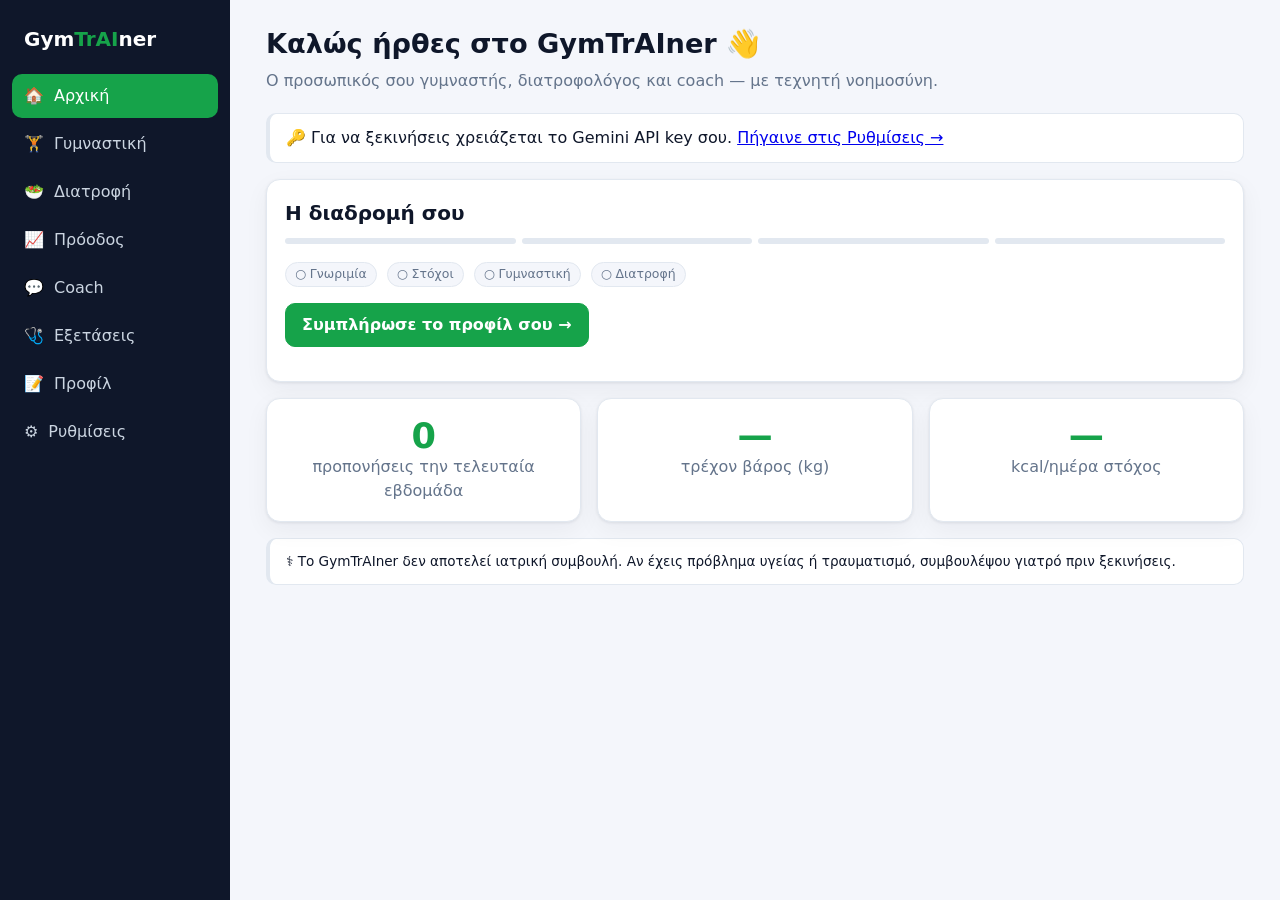
<file: index.html>
<!doctype html>
<html lang="el">
<head>
  <meta charset="utf-8">
  <meta name="viewport" content="width=device-width, initial-scale=1, viewport-fit=cover">
  <meta name="theme-color" content="#0f172a">
  <title>GymTrAIner — ο προσωπικός σου AI γυμναστής</title>
  <meta name="description" content="Προσωπικός AI γυμναστής, διατροφολόγος και coach με Gemini.">
  <link rel="icon" href="data:image/svg+xml,<svg xmlns='http://www.w3.org/2000/svg' viewBox='0 0 100 100'><text y='.9em' font-size='90'>🏋️</text></svg>">
  <link rel="stylesheet" href="css/style.css">
</head>
<body>
  <div class="app">
    <nav id="nav" aria-label="Κύριο μενού"></nav>
    <main id="view" tabindex="-1"></main>
  </div>
  <div id="toasts" aria-live="polite"></div>
  <script type="importmap">{ "imports": { "three": "./js/vendor/three.module.min.js" } }</script>
  <script type="module" src="js/app.js"></script>
</body>
</html>
</file>
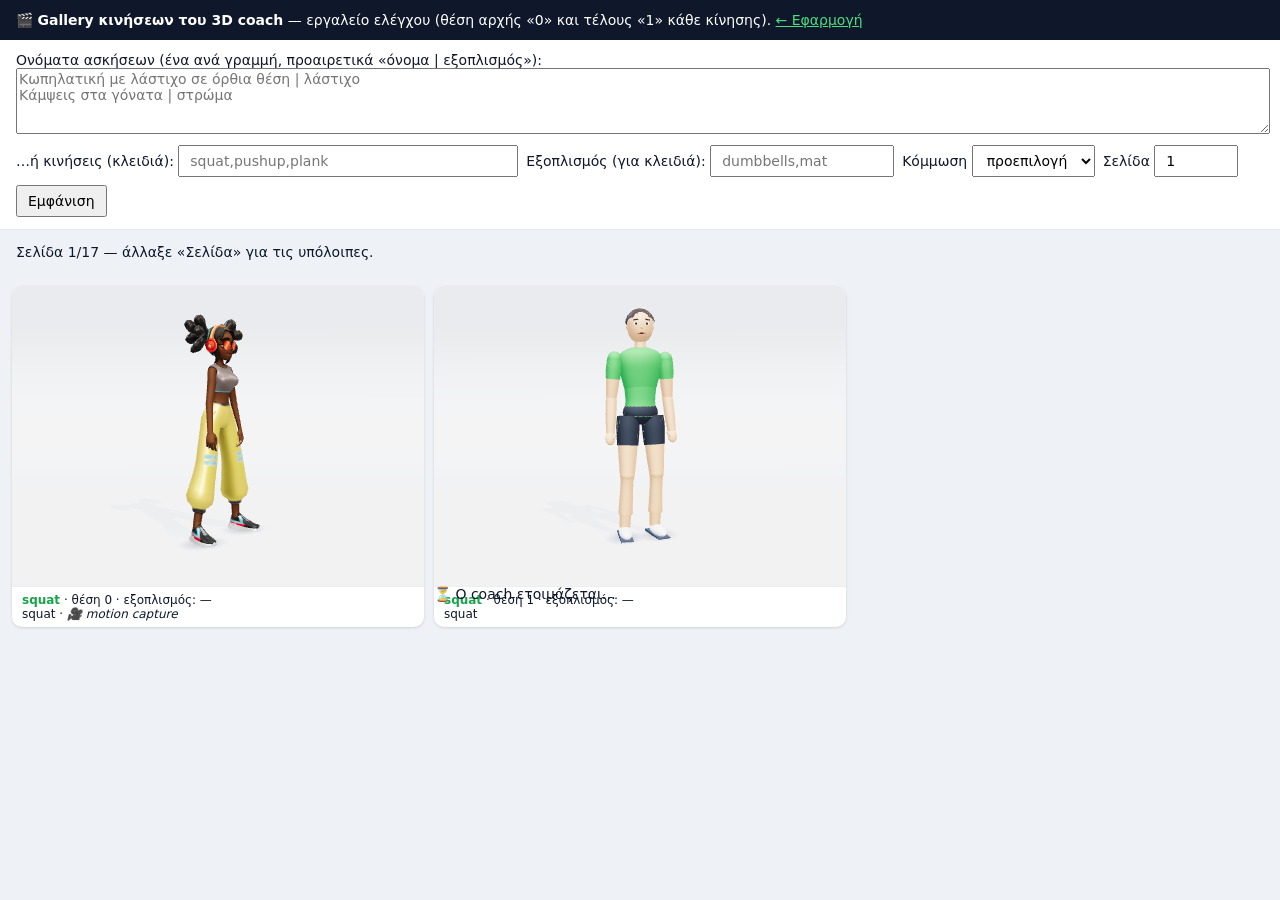
<file: gallery.html>
<!doctype html>
<html lang="el">
<head>
<meta charset="utf-8"><meta name="viewport" content="width=device-width, initial-scale=1">
<title>GymTrAIner — Gallery κινήσεων</title>
<style>
  body{margin:0;font:14px system-ui,sans-serif;background:#eef2f7;color:#0f172a}
  header{padding:12px 16px;background:#0f172a;color:#fff}
  header a{color:#4ade80}
  form{display:flex;flex-wrap:wrap;gap:8px;padding:12px 16px;background:#fff;border-bottom:1px solid #e2e8f0}
  textarea{width:100%;min-height:60px;font:inherit}
  input,select,button{font:inherit;padding:6px 10px}
  #g{display:grid;grid-template-columns:repeat(auto-fill,minmax(320px,1fr));gap:10px;padding:12px}
  .cell{background:#fff;border-radius:10px;overflow:hidden;box-shadow:0 1px 3px #0002}
  .view{height:300px;position:relative}
  .lbl{padding:6px 10px;font-size:12px;border-top:1px solid #eee}
  .lbl b{color:#16a34a}
</style>
<script type="importmap">{ "imports": { "three": "./js/vendor/three.module.min.js" } }</script>
</head>
<body>
<header>🎬 <b>Gallery κινήσεων του 3D coach</b> — εργαλείο ελέγχου (θέση αρχής «0» και τέλους «1» κάθε κίνησης). <a href="./">← Εφαρμογή</a></header>
<form id="f">
  <div style="width:100%"><label>Ονόματα ασκήσεων (ένα ανά γραμμή, προαιρετικά «όνομα | εξοπλισμός»):</label>
  <textarea name="ex" placeholder="Κωπηλατική με λάστιχο σε όρθια θέση | λάστιχο&#10;Κάμψεις στα γόνατα | στρώμα"></textarea></div>
  <label>…ή κινήσεις (κλειδιά): <input name="m" size="40" placeholder="squat,pushup,plank"></label>
  <label>Εξοπλισμός (για κλειδιά): <input name="eq" size="18" placeholder="dumbbells,mat"></label>
  <label>Κόμμωση <select name="hair"><option value="">προεπιλογή</option><option>original</option><option>ponytail</option><option>bun</option><option>braid</option><option>short</option></select></label>
  <label>Σελίδα <input name="page" type="number" min="1" value="1" style="width:60px"></label>
  <button>Εμφάνιση</button>
</form>
<div id="g"></div>
<script type="module">
import { Avatar } from './js/avatar.js';
import { MOTION_KEYS, inferMotion } from './js/motions.js';
import { equipmentFor } from './js/equipment.js';

const q = new URLSearchParams(location.search), f = document.getElementById('f');
for (const k of ['ex', 'm', 'eq', 'page', 'hair']) if (q.get(k)) f.elements[k].value = q.get(k);
const PER = 4; // 4 ασκήσεις × 2 θέσεις = 8 WebGL contexts (όριο browser ~16)

let items;
if (q.get('ex')) {
  items = q.get('ex').split('\n').map(l => l.trim()).filter(Boolean).map(l => {
    const [name, equipment = ''] = l.split('|').map(s => s.trim());
    const ex = { name, equipment }, m = inferMotion(ex);
    return { title: name, m, eq: equipmentFor(ex, m) };
  });
} else {
  const keys = q.get('m') ? q.get('m').split(',').map(s => s.trim()) : MOTION_KEYS;
  const eq = q.get('eq') ? Object.fromEntries(q.get('eq').split(',').map(k => [k.trim(), true])) : null;
  items = keys.map(m => ({ title: m, m, eq: eq || equipmentFor({ name: m }, m) }));
}
const page = Math.max(1, +(q.get('page') || 1)), slice = items.slice((page - 1) * PER, page * PER);
const g = document.getElementById('g');
if (items.length > PER) g.insertAdjacentHTML('beforebegin', `<p style="padding:0 16px">Σελίδα ${page}/${Math.ceil(items.length / PER)} — άλλαξε «Σελίδα» για τις υπόλοιπες.</p>`);

for (const it of slice) for (const u of [0, 1]) {
  const cell = document.createElement('div'); cell.className = 'cell';
  const view = document.createElement('div'); view.className = 'view';
  const lbl = document.createElement('div'); lbl.className = 'lbl';
  lbl.innerHTML = `<b>${it.m}</b> · θέση ${u} · εξοπλισμός: ${Object.keys(it.eq).join(', ') || '—'}<br>${it.title.replace(/</g, '&lt;')}`;
  cell.append(view, lbl); g.append(cell);
  const a = new Avatar(view, q.get('look') || 'real', { quality: 'normal', hair: q.get('hair') || undefined }); await a.loaded;
  a.paused = true; cancelAnimationFrame(a.raf); await a.debug(it.m, u, false, it.eq);
  lbl.innerHTML += ` · <i>${a.motionSource === 'clip' ? '🎥 motion capture' : 'χειροποίητη'}</i>`;
}
window.done = true;
</script>
</body>
</html>
</file>
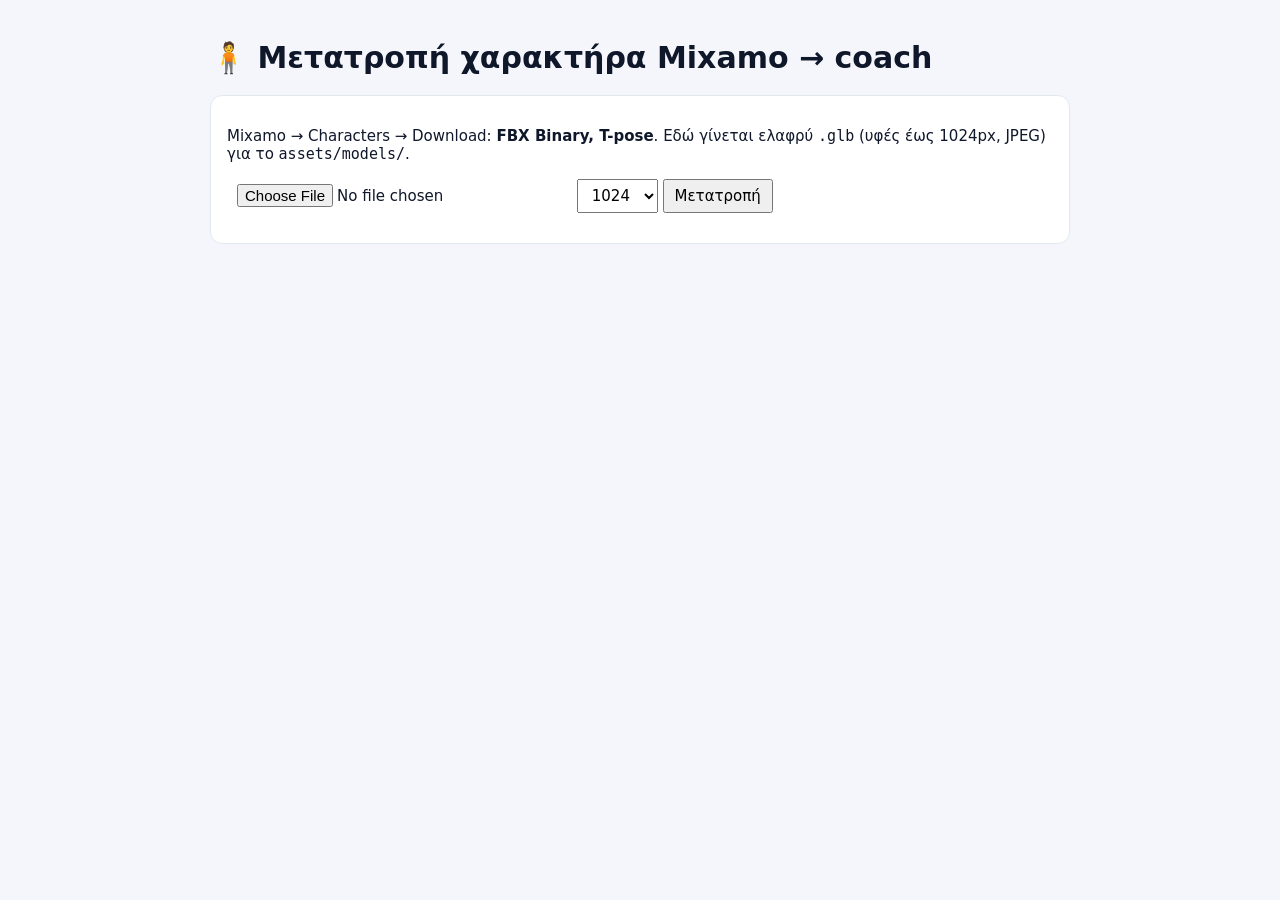
<file: tools/character-converter.html>
<!doctype html>
<html lang="el">
<head>
<meta charset="utf-8"><meta name="viewport" content="width=device-width, initial-scale=1">
<title>GymTrAIner — Μετατροπή χαρακτήρα Mixamo</title>
<style>
  body{font:15px system-ui,sans-serif;margin:0;background:#f4f6fb;color:#0f172a}
  main{max-width:860px;margin:0 auto;padding:20px}
  .card{background:#fff;border:1px solid #e2e8f0;border-radius:12px;padding:16px;margin-bottom:14px}
  input,select,button{font:inherit;padding:6px 10px} pre{white-space:pre-wrap;font-size:.85rem}
</style>
<script type="importmap">{ "imports": { "three": "../js/vendor/three.module.min.js" } }</script>
</head>
<body><main>
<h1>🧍 Μετατροπή χαρακτήρα Mixamo → coach</h1>
<div class="card">
  <p>Mixamo → Characters → Download: <b>FBX Binary, T-pose</b>. Εδώ γίνεται ελαφρύ <code>.glb</code> (υφές έως 1024px, JPEG) για το <code>assets/models/</code>.</p>
  <input type="file" id="file" accept=".fbx"> <select id="size"><option>1024</option><option>2048</option><option>512</option></select>
  <button id="go">Μετατροπή</button>
  <pre id="out"></pre>
</div>
</main>
<script type="module">
import * as THREE from '../js/vendor/three.module.min.js';
import { FBXLoader } from '../js/vendor/jsm/loaders/FBXLoader.js';
import { GLTFExporter } from '../js/vendor/jsm/exporters/GLTFExporter.js';
import { mergeVertices } from '../js/vendor/jsm/utils/BufferGeometryUtils.js';

const MAPS = ['map', 'normalMap', 'roughnessMap', 'metalnessMap', 'aoMap', 'emissiveMap', 'alphaMap', 'specularMap', 'bumpMap'];

/** Σμίκρυνση υφής σε canvas (μέγιστη πλευρά = max). Διατηρεί διαφάνεια όπου υπάρχει. */
const _shrunk = new Map(), _mats = new Map();
function shrink(tex, max, hasAlpha) {
  const key = tex && tex.uuid + '|' + max + '|' + hasAlpha; if (key && _shrunk.has(key)) return _shrunk.get(key);
  const img = tex?.image; if (!img || !(img.naturalWidth || img.width)) return null;
  const k = Math.min(1, max / Math.max(img.width, img.height));
  const c = document.createElement('canvas'); c.width = Math.max(4, Math.round(img.width * k)); c.height = Math.max(4, Math.round(img.height * k));
  c.getContext('2d').drawImage(img, 0, 0, c.width, c.height);
  const t = new THREE.CanvasTexture(c);
  t.flipY = tex.flipY; t.wrapS = tex.wrapS; t.wrapT = tex.wrapT; t.colorSpace = tex.colorSpace;
  t.userData.mimeType = hasAlpha ? 'image/png' : 'image/jpeg';
  _shrunk.set(key, t);
  return t;
}

/** FBX (ArrayBuffer) → GLB (ArrayBuffer) + αναφορά */
export async function convert(buf, max = 1024) {
  const obj = new FBXLoader().parse(buf, '');
  obj.animations = [];
  obj.updateMatrixWorld(true);
  // 1. Κανονικοποίηση ονομάτων οστών (mixamorig5:Hips → Hips)
  obj.traverse(o => { if (o.isBone) o.name = o.name.replace(/^mixamorig\d*[:_]?/i, ''); });
  // 2. Το FBXLoader δημιουργεί διπλότυπα οστά ανά κομμάτι (ρούχα) ως παιδιά με το ίδιο όνομα.
  //    Δένουμε κάθε σκελετό στο «αρχικό» οστό (αν συμπίπτουν στον χώρο) και σβήνουμε τα διπλότυπα.
  const canon = b => { let c = b; while (c.parent?.isBone && c.parent.name === b.name) c = c.parent; return c; };
  let merged = 0, mismatch = 0;
  obj.traverse(o => {
    if (!o.isSkinnedMesh) return;
    const sk = o.skeleton;
    sk.bones = sk.bones.map(b => { const c = canon(b); if (c === b) return b;
      const d = new THREE.Vector3().setFromMatrixPosition(b.matrixWorld).distanceTo(new THREE.Vector3().setFromMatrixPosition(c.matrixWorld));
      if (d > 1e-3) { mismatch++; return b; } merged++; return c; });
  });
  if (!mismatch) {
    const dups = []; obj.traverse(o => { if (o.isBone && canon(o) !== o) dups.push(o); });
    for (const d of dups) { [...d.children].forEach(ch => { if (!ch.isBone || ch.name !== d.name) canon(d).attach(ch); }); }
    for (const d of dups) d.removeFromParent();
  }
  // Οι ενσωματωμένες υφές φορτώνουν ασύγχρονα (blob URLs): περιμένουμε να έχουν διαστάσεις
  const texs = new Set();
  obj.traverse(o => { if (o.isMesh) (Array.isArray(o.material) ? o.material : [o.material]).forEach(m => MAPS.forEach(k => m[k] && texs.add(m[k]))); });
  const ready = t => t.image && (t.image.naturalWidth || t.image.width);
  for (let i = 0; i < 200 && [...texs].some(t => !ready(t)); i++) await new Promise(r => setTimeout(r, 50));
  for (const t of texs) if (!ready(t)) for (const o of [obj]) o.traverse(x => { if (x.isMesh) (Array.isArray(x.material) ? x.material : [x.material]).forEach(m => MAPS.forEach(k => { if (m[k] === t) m[k] = null; })); });
  const report = { meshes: 0, tris: 0, bones: 0, materials: [] };
  obj.traverse(o => {
    if (o.isBone) report.bones++;
    if (!o.isMesh) return;
    report.meshes++;
    // Το FBX δίνει «σκόρπιες» κορυφές (3 ανά τρίγωνο): ενώνουμε τις ίδιες → ~1/3 μέγεθος
    if (!o.geometry.index) { const g = mergeVertices(o.geometry, 1e-5); o.geometry.dispose(); o.geometry = g; }
    report.tris += (o.geometry.index ? o.geometry.index.count : o.geometry.attributes.position.count) / 3;
    const conv = m => { if (_mats.has(m)) return _mats.get(m); const out = conv0(m); _mats.set(m, out); return out; };
    const conv0 = m => {
      // Phong/Lambert (nonPBR) → Standard (PBR) για σωστό φωτισμό στο three.js/glTF
      const transparent = !!(m.transparent || m.alphaMap || (m.opacity ?? 1) < 1 || /hair|lash|brow/i.test(m.name));
      const n = new THREE.MeshStandardMaterial({
        name: m.name, color: m.color?.clone() ?? new THREE.Color(1, 1, 1),
        map: shrink(m.map, max, transparent), normalMap: shrink(m.normalMap, max, false),
        alphaMap: shrink(m.alphaMap, max, true), emissiveMap: shrink(m.emissiveMap, max, false),
        emissive: m.emissive?.clone() ?? new THREE.Color(0, 0, 0),
        roughness: m.shininess != null ? Math.max(0.35, 1 - Math.min(m.shininess, 100) / 140) : 0.7, metalness: 0,
        transparent, alphaTest: transparent ? 0.4 : 0, side: transparent ? THREE.DoubleSide : THREE.FrontSide,
        opacity: m.opacity ?? 1,
      });
      if (n.map) n.map.colorSpace = THREE.SRGBColorSpace;
      report.materials.push(`${m.name} (${m.type}${m.map ? ', υφή ' + (m.map.image?.width || '?') + 'px' : ''})`);
      return n;
    };
    o.material = Array.isArray(o.material) ? o.material.map(conv) : conv(o.material);
  });
  const glb = await new GLTFExporter().parseAsync(obj, { binary: true, animations: [], maxTextureSize: max });
  report.tris = Math.round(report.tris); report.bytes = glb.byteLength; report.mergedBones = merged; report.boneMismatch = mismatch;
  return { glb, report };
}
window.convertUrl = async (url, max) => { const r = await convert(await (await fetch(url)).arrayBuffer(), max);
  const b = new Uint8Array(r.glb); let s = ''; for (let i = 0; i < b.length; i += 8192) s += String.fromCharCode(...b.subarray(i, i + 8192));
  return { b64: btoa(s), report: r.report }; };
window.ready = true;

document.getElementById('go').onclick = async () => {
  const f = document.getElementById('file').files[0], out = document.getElementById('out'); if (!f) return;
  out.textContent = '⏳ Μετατροπή…';
  try {
    const { glb, report } = await convert(await f.arrayBuffer(), +document.getElementById('size').value);
    const name = f.name.replace(/\.fbx$/i, '').toLowerCase().replace(/[^a-z0-9]+/g, '_') + '.glb';
    const a = document.createElement('a'); a.href = URL.createObjectURL(new Blob([glb], { type: 'model/gltf-binary' })); a.download = name; a.textContent = '⬇ ' + name;
    out.textContent = JSON.stringify(report, null, 2); out.prepend(a, document.createElement('br'));
  } catch (e) { out.textContent = '❌ ' + e.message; }
};
</script>
</body></html>
</file>
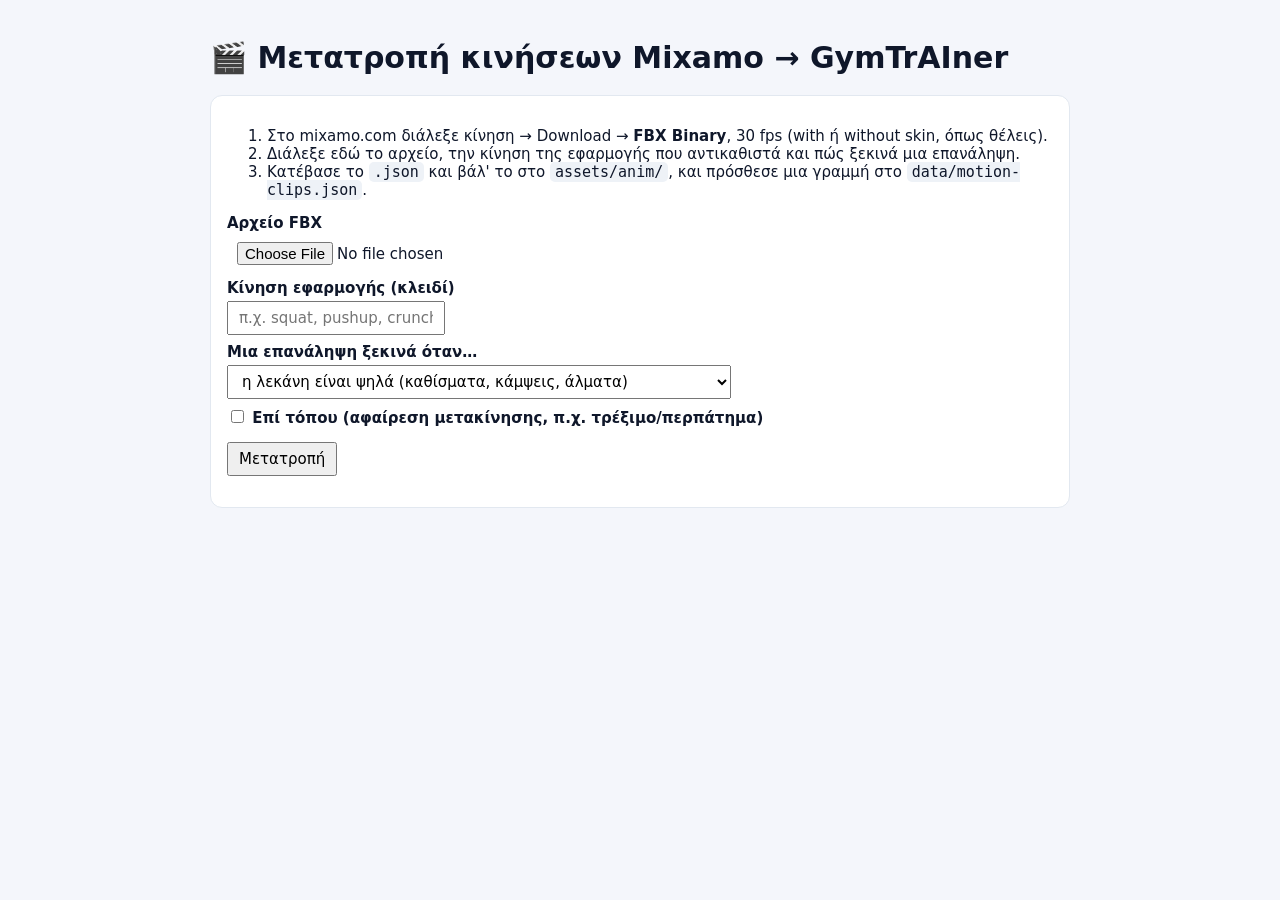
<file: tools/clip-converter.html>
<!doctype html>
<html lang="el">
<head>
<meta charset="utf-8"><meta name="viewport" content="width=device-width, initial-scale=1">
<title>GymTrAIner — Μετατροπή κινήσεων Mixamo</title>
<style>
  body{font:15px system-ui,sans-serif;margin:0;background:#f4f6fb;color:#0f172a}
  main{max-width:860px;margin:0 auto;padding:20px}
  .card{background:#fff;border:1px solid #e2e8f0;border-radius:12px;padding:16px;margin-bottom:14px}
  label{display:block;margin:8px 0 4px;font-weight:600}
  input,select,button{font:inherit;padding:6px 10px}
  table{border-collapse:collapse;width:100%;font-size:.9rem} td,th{border-bottom:1px solid #e2e8f0;padding:6px;text-align:left}
  code{background:#eef2f7;padding:1px 5px;border-radius:5px}
</style>
<script type="importmap">{ "imports": { "three": "../js/vendor/three.module.min.js" } }</script>
</head>
<body><main>
<h1>🎬 Μετατροπή κινήσεων Mixamo → GymTrAIner</h1>
<div class="card">
  <ol>
    <li>Στο mixamo.com διάλεξε κίνηση → Download → <b>FBX Binary</b>, 30 fps (with ή without skin, όπως θέλεις).</li>
    <li>Διάλεξε εδώ το αρχείο, την κίνηση της εφαρμογής που αντικαθιστά και πώς ξεκινά μια επανάληψη.</li>
    <li>Κατέβασε το <code>.json</code> και βάλ' το στο <code>assets/anim/</code>, και πρόσθεσε μια γραμμή στο <code>data/motion-clips.json</code>.</li>
  </ol>
  <label>Αρχείο FBX</label><input type="file" id="file" accept=".fbx">
  <label>Κίνηση εφαρμογής (κλειδί)</label><input id="key" placeholder="π.χ. squat, pushup, crunch">
  <label>Μια επανάληψη ξεκινά όταν…</label>
  <select id="mode">
    <option value="hipsHigh">η λεκάνη είναι ψηλά (καθίσματα, κάμψεις, άλματα)</option>
    <option value="headLow">το κεφάλι είναι χαμηλά (κοιλιακοί/sit-ups ξαπλωμένος)</option>
    <option value="headHigh">το κεφάλι είναι ψηλά (όρθια θέση, π.χ. burpee)</option>
    <option value="once">μετάβαση — παίζει μία φορά ολόκληρη (π.χ. όρθια → σανίδα)</option>
    <option value="handsLow">τα χέρια είναι χαμηλά (π.χ. jumping jacks)</option>
  </select>
  <label><input type="checkbox" id="inplace"> Επί τόπου (αφαίρεση μετακίνησης, π.χ. τρέξιμο/περπάτημα)</label>
  <p><button id="go">Μετατροπή</button></p>
  <div id="out"></div>
</div>
</main>
<script type="module">
import * as THREE from 'three';
import { FBXLoader } from '../js/vendor/jsm/loaders/FBXLoader.js';

const FPS = 30;
const norm = n => n.replace(/^mixamorig\d*[:_]?/i, '');

/** Μετατρέπει ArrayBuffer FBX σε «ανεξάρτητη από χαρακτήρα» κίνηση:
 *  για κάθε οστό, περιστροφή σε world space ΣΧΕΤΙΚΑ με το T-pose (D = W(t)·W_rest⁻¹)
 *  και θέση λεκάνης κανονικοποιημένη με το ύψος λεκάνης. Έτσι παίζει σε οποιοδήποτε μοντέλο Mixamo. */
export async function convert(buf, { key, mode = 'hipsHigh', name = 'clip', inPlace = false } = {}) {
  const obj = new FBXLoader().parse(buf, '');
  const clip = obj.animations[0];
  if (!clip) throw new Error('Το FBX δεν έχει κίνηση');
  const bones = [], seen = new Set();
  obj.traverse(o => { if (o.isBone && !seen.has(norm(o.name))) { seen.add(norm(o.name)); bones.push(o); } }); // χωρίς διπλότυπα σκελετών
  if (!bones.find(b => norm(b.name) === 'Hips')) throw new Error('Δεν βρέθηκε σκελετός Mixamo');
  obj.updateMatrixWorld(true);
  const rest = bones.map(b => b.getWorldQuaternion(new THREE.Quaternion()));
  const hips = bones.find(b => norm(b.name) === 'Hips');
  const restHips = hips.getWorldPosition(new THREE.Vector3());
  const foot = bones.find(b => norm(b.name) === 'LeftToeBase') || bones.find(b => norm(b.name) === 'LeftFoot');
  const floorY = foot.getWorldPosition(new THREE.Vector3()).y;
  const hipsH = restHips.y - floorY;

  const mixer = new THREE.AnimationMixer(obj); const act = mixer.clipAction(clip); act.setLoop(THREE.LoopOnce); act.clampWhenFinished = true; act.play();
  const n = Math.max(2, Math.round(clip.duration * FPS) + 1);
  const q = [], hp = [], sig = [];
  const head = bones.find(b => norm(b.name) === 'Head');
  const wq = new THREE.Quaternion(), wv = new THREE.Vector3();
  for (let f = 0; f < n; f++) {
    mixer.setTime(Math.min(f / FPS, clip.duration - 1e-4)); // χωρίς «τύλιγμα» του τελευταίου καρέ στην αρχή obj.updateMatrixWorld(true);
    bones.forEach((b, i) => {
      b.getWorldQuaternion(wq).multiply(rest[i].clone().invert());
      q.push(+wq.x.toFixed(4), +wq.y.toFixed(4), +wq.z.toFixed(4), +wq.w.toFixed(4));
    });
    hips.getWorldPosition(wv);
    hp.push(+((wv.x - restHips.x) / hipsH).toFixed(4), +((wv.y - floorY) / hipsH).toFixed(4), +((wv.z - restHips.z) / hipsH).toFixed(4));
    const handY = (bones.find(b => norm(b.name) === 'LeftHand').getWorldPosition(new THREE.Vector3()).y + bones.find(b => norm(b.name) === 'RightHand').getWorldPosition(new THREE.Vector3()).y) / 2;
    sig.push(mode === 'hipsHigh' ? wv.y : mode === 'handsLow' ? handY : head.getWorldPosition(new THREE.Vector3()).y);
  }

  // Οι κινήσεις Mixamo είναι μία επανάληψη σε loop. Η επανάληψη της εφαρμογής ξεκινά από τη «θέση εκκίνησης»
  // (π.χ. όρθια στα καθίσματα, πάνω θέση στις κάμψεις, ξαπλωμένη στους κοιλιακούς) και διαρκεί έναν πλήρη κύκλο.
  const want = mode === 'headLow' || mode === 'handsLow' ? -1 : 1;
  const s = sig.map(v => want * v), hi = Math.max(...s), lo = Math.min(...s), amp = Math.max(hi - lo, 1e-6);
  let start, isLoop, period, reps;
  if (mode === 'once') { // μετάβαση (π.χ. όρθια → σανίδα): παίζει μία φορά, ολόκληρη
    start = 0; isLoop = false; period = clip.duration; reps = 1;
  } else {
    start = s.findIndex(v => v >= hi - amp * 0.02);
    isLoop = Math.abs(s[0] - s[n - 1]) < amp * 0.08;
    // Πόσες επαναλήψεις έχει η καταγραφή: κορυφές της «αρχικής θέσης» με ενδιάμεσο πραγματικό βάθος
    reps = 0; let armed = false;
    for (let i = 0; i < n; i++) { if (s[i] < hi - amp * 0.6) armed = true; else if (armed && s[i] >= hi - amp * 0.1) { reps++; armed = false; } }
    reps = Math.max(1, reps);
    period = (isLoop ? clip.duration : clip.duration - start / FPS) / reps;
  }
  const peaks = [start];
  // «Επί τόπου»: αφαιρούμε τη μετακίνηση της λεκάνης στο επίπεδο (π.χ. τρέξιμο προς τα εμπρός)
  if (inPlace) for (let f = 0; f < n; f++) { hp[f * 3] = 0; hp[f * 3 + 2] = 0; }
  return {
    format: 'gymtrainer-clip@1', inPlace, name, key, fps: FPS, frames: n,
    bones: bones.map(b => norm(b.name)), q, hips: hp,
    repStart: +(start / FPS).toFixed(3), period: +period.toFixed(3), loop: isLoop, reps, duration: +clip.duration.toFixed(3),
    peaks: peaks.map(p => +(p / FPS).toFixed(2)),
  };
}
window.convert = async (url, opts) => convert(await (await fetch(url)).arrayBuffer(), opts);

document.getElementById('go').onclick = async () => {
  const f = document.getElementById('file').files[0], out = document.getElementById('out');
  if (!f) return;
  out.textContent = '⏳ Μετατροπή…';
  try {
    const key = document.getElementById('key').value.trim() || 'generic';
    const res = await convert(await f.arrayBuffer(), { key, mode: document.getElementById('mode').value, inPlace: document.getElementById('inplace').checked, name: f.name.replace(/\.fbx$/i, '') });
    const file = res.name.toLowerCase().replace(/[^a-z0-9]+/g, '_') + '.json';
    const a = document.createElement('a'); a.href = URL.createObjectURL(new Blob([JSON.stringify(res)], { type: 'application/json' })); a.download = file; a.textContent = '⬇ ' + file;
    out.innerHTML = `<p>Διάρκεια ${res.duration}s · επανάληψη από ${res.repStart}s, διάρκεια ${res.period}s · ${res.bones.length} οστά</p><p>Γραμμή για το data/motion-clips.json:<br><code>"${key}": { "src": "assets/anim/${file}" }</code></p>`;
    out.prepend(a);
  } catch (e) { out.textContent = '❌ ' + e.message; }
};
</script>
</body></html>
</file>
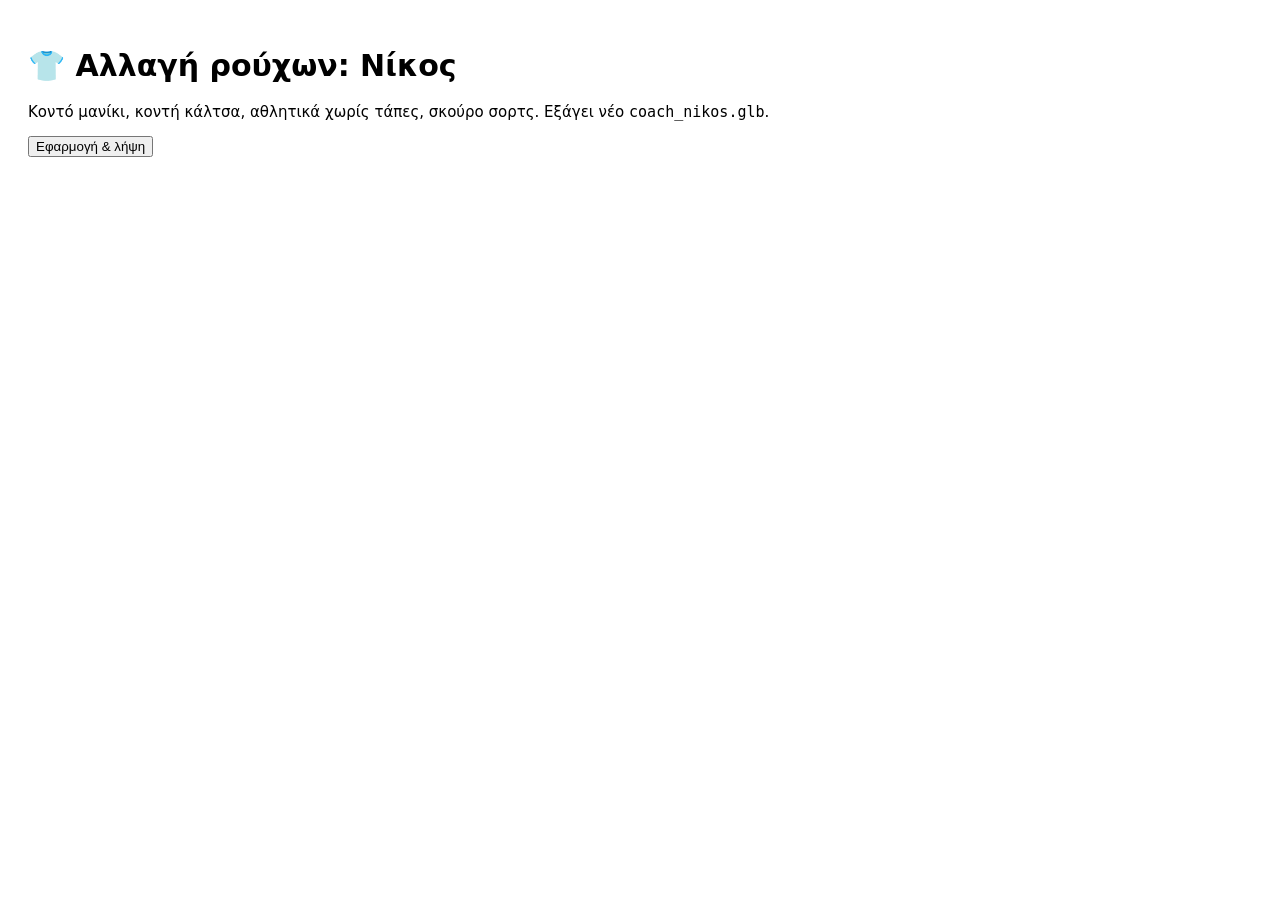
<file: tools/outfit-nikos.html>
<!doctype html>
<html lang="el"><head><meta charset="utf-8"><title>GymTrAIner — Αλλαγή ρούχων coach (Νίκος)</title>
<script type="importmap">{ "imports": { "three": "../js/vendor/three.module.min.js" } }</script></head>
<body style="font:15px system-ui;padding:20px">
<h1>👕 Αλλαγή ρούχων: Νίκος</h1>
<p>Κοντό μανίκι, κοντή κάλτσα, αθλητικά χωρίς τάπες, σκούρο σορτς. Εξάγει νέο <code>coach_nikos.glb</code>.</p>
<button id="go">Εφαρμογή & λήψη</button> <pre id="out"></pre>
<script type="module">
import * as THREE from 'three';
import { GLTFLoader } from '../js/vendor/jsm/loaders/GLTFLoader.js';
import { GLTFExporter } from '../js/vendor/jsm/exporters/GLTFExporter.js';

const OPT = {
  sleeveCut: 0.42,      // μανίκι: κόψιμο στο 42% της απόστασης ώμος→αγκώνας
  sleeveShrink: 0.80,   // πόσο λεπταίνει το «μπράτσο» (ακτινικά, προς τον άξονα του χεριού)
  sockCut: 0.10,        // κάλτσα: ύψος (m) πάνω από τον αστράγαλο
  sockShrink: 0.90,
  shorts: 0x1c2740,     // σκούρο μπλε
  shoe: 0xeceff3, sole: 0x2b2f36,
};

const V = () => new THREE.Vector3();
function bonePos(mesh, name) { // θέση οστού στον χώρο του σκελετού (bind pose)
  const i = mesh.skeleton.bones.findIndex(b => b.name === name); if (i < 0) return null;
  return V().setFromMatrixPosition(mesh.skeleton.boneInverses[i].clone().invert());
}
const toSkel = (mesh, v) => v.clone().applyMatrix4(mesh.bindMatrix);
const fromSkel = (mesh, v) => v.clone().applyMatrix4(mesh.bindMatrixInverse);

/** Μέσος τόνος δέρματος από την υφή στις κορυφές του σώματος (γόνατα) */
function skinColor(body) {
  const img = body.material.map.image, c = document.createElement('canvas'); c.width = img.width; c.height = img.height;
  const g = c.getContext('2d'); g.drawImage(img, 0, 0); const data = g.getImageData(0, 0, c.width, c.height).data;
  const uv = body.geometry.attributes.uv, pos = body.geometry.attributes.position; let r = 0, gg = 0, b = 0, n = 0;
  const knee = bonePos(body, 'LeftLeg'); const p = V();
  for (let i = 0; i < pos.count; i += 3) {
    p.fromBufferAttribute(pos, i); const sp = toSkel(body, p); if (sp.distanceTo(knee) > 0.12 * body.userData.H || sp.y > knee.y - 0.04 * body.userData.H) continue; // κάτω μέρος γονάτου (εκεί ενώνεται με τη γάμπα)
    const x = Math.floor(uv.getX(i) % 1 * c.width), y = Math.floor((uv.getY(i) % 1) * c.height), o = (y * c.width + x) * 4;
    r += data[o]; gg += data[o + 1]; b += data[o + 2]; n++;
  }
  return new THREE.Color().setRGB(r / n / 255, gg / n / 255, b / n / 255, THREE.SRGBColorSpace);
}

/** Χωρίζει ένα skinned mesh σε δύο (κρατά/νέο υλικό) με βάση συνάρτηση ανά τρίγωνο */
function split(mesh, pick, newMat, name) {
  const g = mesh.geometry, idx = g.index.array, keep = [], take = [];
  const a = V(), b = V(), c = V(), pos = g.attributes.position;
  for (let t = 0; t < idx.length; t += 3) {
    a.fromBufferAttribute(pos, idx[t]); b.fromBufferAttribute(pos, idx[t + 1]); c.fromBufferAttribute(pos, idx[t + 2]);
    const cen = toSkel(mesh, a.clone().add(b).add(c).multiplyScalar(1 / 3));
    (pick(cen, [toSkel(mesh, a), toSkel(mesh, b), toSkel(mesh, c)]) ? take : keep).push(idx[t], idx[t + 1], idx[t + 2]);
  }
  const g2 = g.clone(); g2.setIndex(take); g.setIndex(keep);
  const m2 = new THREE.SkinnedMesh(g2, newMat); m2.name = name;
  m2.bind(mesh.skeleton, mesh.bindMatrix); mesh.parent.add(m2);
  return m2;
}

/** Λεπταίνει τις κορυφές προς τον άξονα p0→p1, σταδιακά από το «σύνορο» (tCut) */
function shrinkToward(mesh, p0, p1, tCut, factor, used) {
  const pos = mesh.geometry.attributes.position, axis = p1.clone().sub(p0), L = axis.length(); axis.normalize();
  for (const i of used) {
    const v = toSkel(mesh, V().fromBufferAttribute(pos, i));
    const t = v.clone().sub(p0).dot(axis) / L; if (t < tCut) continue;
    const k = THREE.MathUtils.smoothstep(t, tCut, tCut + 0.25);
    const onAxis = p0.clone().addScaledVector(axis, t * L), radial = v.clone().sub(onAxis);
    const nv = onAxis.add(radial.multiplyScalar(1 - (1 - factor) * k));
    const lv = fromSkel(mesh, nv); pos.setXYZ(i, lv.x, lv.y, lv.z);
  }
  pos.needsUpdate = true; mesh.geometry.computeVertexNormals();
}
/** Ισιώνει την άκρη του μανικιού: κορυφές του πουκαμίσου πέρα από το κόψιμο μετακινούνται πάνω στο επίπεδο κοπής */
function snapEdge(mesh, sh, axis, L, cut) {
  const pos = mesh.geometry.attributes.position;
  for (const i of new Set(mesh.geometry.index.array)) {
    const v = toSkel(mesh, V().fromBufferAttribute(pos, i)), t = v.clone().sub(sh).dot(axis) / L;
    if (Math.sign(v.x) !== Math.sign(sh.x) || t <= cut) continue;
    const lv = fromSkel(mesh, v.addScaledVector(axis, (cut - t) * L)); pos.setXYZ(i, lv.x, lv.y, lv.z);
  }
  pos.needsUpdate = true;
}
const usedVerts = m => new Set(m.geometry.index.array);

export async function apply(src) {
  const gltf = await new GLTFLoader().loadAsync(src), root = gltf.scene, M = {};
  root.traverse(o => { if (o.isSkinnedMesh) M[o.name.replace(/^Ch\d+_/, '')] = o; });
  root.updateMatrixWorld(true);
  const H = bonePos(M.Body, 'HeadTop_End').y - Math.min(bonePos(M.Body, 'LeftToeBase').y, 0);
  M.Body.userData.H = H;
  const log = [], skin = new THREE.MeshStandardMaterial({ color: skinColor(M.Body).multiplyScalar(0.94), roughness: 0.62, metalness: 0, name: 'skin_arm_leg' });
  log.push('skin ' + skin.color.getHexString());

  // 1) Κοντό μανίκι
  for (const S of ['Left', 'Right']) {
    const sh = bonePos(M.Shirt, S + 'Arm'), el = bonePos(M.Shirt, S + 'ForeArm'), axis = el.clone().sub(sh), L = axis.length(); axis.normalize();
    const arm = split(M.Shirt, (cen, vs) => { const side = Math.sign(cen.x) === Math.sign(sh.x); return side && Math.min(...vs.map(v => v.clone().sub(sh).dot(axis) / L)) > OPT.sleeveCut; }, skin, `Arm${S}`);
    snapEdge(M.Shirt, sh, axis, L, OPT.sleeveCut);
    const hand = bonePos(M.Shirt, S + 'Hand');
    // λέπτυνση ακολουθώντας ώμο→αγκώνα→καρπό
    shrinkToward(arm, sh, el, OPT.sleeveCut, OPT.sleeveShrink, usedVerts(arm));
    shrinkToward(arm, el, hand, 0.0, OPT.sleeveShrink, [...usedVerts(arm)].filter(i => { const v = toSkel(arm, V().fromBufferAttribute(arm.geometry.attributes.position, i)); return v.clone().sub(el).dot(axis) > 0; }));
    log.push(`μανίκι ${S}: ${arm.geometry.index.count / 3} τρίγωνα → δέρμα`);
  }
  // 2) Κοντή κάλτσα
  for (const S of ['Left', 'Right']) {
    const an = bonePos(M.Socks, S + 'Foot'), kn = bonePos(M.Socks, S + 'Leg');
    const leg = split(M.Socks, cen => Math.sign(cen.x) === Math.sign(an.x) && cen.y > an.y + OPT.sockCut * H / 1.7, skin, `Calf${S}`);
    shrinkToward(leg, an, kn, (OPT.sockCut * H / 1.7) / (kn.y - an.y), OPT.sockShrink, usedVerts(leg));
    log.push(`κάλτσα ${S}: ${leg.geometry.index.count / 3} τρίγωνα → δέρμα`);
  }
  // 3) Παπούτσια: ίσιωμα ταπών + αθλητικό χρώμα (λευκό επάνω, σκούρα σόλα)
  {
    const sh = M.Shoes, pos = sh.geometry.attributes.position, ys = [];
    for (let i = 0; i < pos.count; i++) ys.push(toSkel(sh, V().fromBufferAttribute(pos, i)).y);
    const minY = Math.min(...ys), sorted = [...ys].sort((a, b) => a - b);
    // επίπεδο σόλας: το ύψος κάτω από το οποίο βρίσκεται ~6% των κορυφών (οι τάπες είναι λίγες, μυτερές κορυφές)
    const soleY = minY + 0.03 * H / 1.7; // οι τάπες ~2-3 cm κάτω από τη σόλα
    let moved = 0;
    for (let i = 0; i < pos.count; i++) if (ys[i] < soleY) { const v = toSkel(sh, V().fromBufferAttribute(pos, i)); v.y = soleY; const lv = fromSkel(sh, v); pos.setXYZ(i, lv.x, lv.y, lv.z); moved++; }
    pos.needsUpdate = true; sh.geometry.computeVertexNormals();
    // Χρώμα με vertex colors: λευκό επάνω, σκούρα σόλα, με ομαλή μετάβαση (χωρίς «δόντια»)
    const cols = new Float32Array(pos.count * 3), up = new THREE.Color(OPT.shoe), lo = new THREE.Color(OPT.sole), tmp = new THREE.Color();
    const sole1 = soleY + 0.012 * H / 1.7, sole2 = soleY + 0.022 * H / 1.7;
    for (let i = 0; i < pos.count; i++) { const y = toSkel(sh, V().fromBufferAttribute(pos, i)).y; tmp.copy(lo).lerp(up, THREE.MathUtils.smoothstep(y, sole1, sole2)); cols.set([tmp.r, tmp.g, tmp.b], i * 3); }
    sh.geometry.setAttribute('color', new THREE.BufferAttribute(cols, 3));
    sh.material = new THREE.MeshStandardMaterial({ color: 0xffffff, vertexColors: true, roughness: 0.55, normalMap: sh.material.normalMap || null, name: 'shoe_trainer' });
    log.push(`παπούτσια: τάπες ${(soleY - minY).toFixed(3)} → 0, ${moved} κορυφές`);
  }
  // 4) Σορτς σκούρο μπλε (κρατά τις πτυχώσεις από το normal map)
  M.Shorts.material = new THREE.MeshStandardMaterial({ color: OPT.shorts, roughness: 0.8, normalMap: M.Shorts.material.normalMap || null, name: 'shorts_navy' });

  const glb = await new GLTFExporter().parseAsync(root, { binary: true });
  return { glb, log };
}

window.applyUrl = async u => { const r = await apply(u); const b = new Uint8Array(r.glb); let s = ''; for (let i = 0; i < b.length; i += 8192) s += String.fromCharCode(...b.subarray(i, i + 8192)); return { b64: btoa(s), log: r.log }; };
window.ready = true;
document.getElementById('go').onclick = async () => {
  const r = await apply('../assets/models/coach_nikos.glb');
  const a = document.createElement('a'); a.href = URL.createObjectURL(new Blob([r.glb])); a.download = 'coach_nikos.glb'; a.click();
  document.getElementById('out').textContent = r.log.join('\n');
};
</script></body></html>
</file>
<file: css/style.css>
:root{
  --bg:#f4f6fb; --card:#fff; --text:#0f172a; --muted:#64748b; --line:#e2e8f0;
  --brand:#16a34a; --brand-2:#0ea5e9; --danger:#dc2626; --warn:#d97706; --nav:#0f172a; --navtext:#cbd5e1;
  --radius:14px; --shadow:0 1px 3px rgba(15,23,42,.08),0 8px 24px rgba(15,23,42,.05);
}
@media (prefers-color-scheme: dark){
  :root{--bg:#0b1220;--card:#131c2e;--text:#e5e9f2;--muted:#94a3b8;--line:#243049;--nav:#070d18;--shadow:0 1px 3px rgba(0,0,0,.4)}
}
*{box-sizing:border-box}
html,body{margin:0}
body{font:16px/1.5 system-ui,-apple-system,"Segoe UI",Roboto,sans-serif;background:var(--bg);color:var(--text)}
.app{display:grid;grid-template-columns:230px 1fr;min-height:100vh}
nav{background:var(--nav);color:var(--navtext);padding:18px 12px;position:sticky;top:0;height:100vh;display:flex;flex-direction:column;gap:4px}
nav .logo{font-weight:800;font-size:1.25rem;color:#fff;padding:6px 12px 16px}
nav .logo span{color:var(--brand)}
nav a{display:flex;gap:10px;align-items:center;padding:10px 12px;border-radius:10px;color:inherit;text-decoration:none}
nav a:hover{background:rgba(255,255,255,.07)}
nav a.active{background:var(--brand);color:#fff}
nav .spacer{flex:1}
main{padding:24px clamp(14px,3vw,36px) 60px;max-width:1100px;width:100%;margin:0 auto;outline:none}
h1{margin:0 0 4px;font-size:1.7rem} h2{margin:0 0 10px;font-size:1.25rem} h3{margin:0 0 6px;font-size:1.05rem}
.sub{color:var(--muted);margin:0 0 20px}
.card{background:var(--card);border:1px solid var(--line);border-radius:var(--radius);padding:18px;box-shadow:var(--shadow);margin-bottom:16px}
.grid{display:grid;gap:16px}
.grid.c2{grid-template-columns:repeat(auto-fit,minmax(300px,1fr))}
.grid.c3{grid-template-columns:repeat(auto-fit,minmax(220px,1fr))}
.row{display:flex;gap:10px;flex-wrap:wrap;align-items:center}
.row.between{justify-content:space-between}
.muted{color:var(--muted)} .small{font-size:.85rem}
button,.btn{font:inherit;cursor:pointer;border:1px solid var(--line);background:var(--card);color:var(--text);padding:9px 16px;border-radius:10px;text-decoration:none;display:inline-block}
button:hover:not(:disabled){border-color:var(--brand)}
button.primary,.btn.primary{background:var(--brand);border-color:var(--brand);color:#fff;font-weight:600}
button.danger{color:var(--danger)}
button.ghost{background:transparent}
button:disabled{opacity:.6;cursor:wait}
label{display:block;font-weight:600;font-size:.9rem;margin-bottom:4px}
input,select,textarea{font:inherit;width:100%;padding:9px 11px;border-radius:10px;border:1px solid var(--line);background:var(--bg);color:var(--text)}
input:focus,select:focus,textarea:focus,button:focus-visible{outline:2px solid var(--brand-2);outline-offset:1px}
textarea{min-height:80px;resize:vertical}
.field{margin-bottom:14px}
.hint{font-size:.8rem;color:var(--muted);margin-top:3px}
.chips{display:flex;flex-wrap:wrap;gap:8px}
.chip{display:inline-flex;align-items:center;gap:6px;padding:6px 12px;border:1px solid var(--line);border-radius:999px;cursor:pointer;font-weight:500;font-size:.9rem;user-select:none}
.chip input{width:auto;margin:0}
.chip:has(input:checked){background:var(--brand);color:#fff;border-color:var(--brand)}
.tag{display:inline-block;padding:2px 9px;border-radius:999px;font-size:.78rem;background:var(--bg);border:1px solid var(--line);color:var(--muted)}
.tag.ok{color:var(--brand);border-color:var(--brand)} .tag.bad{color:var(--danger);border-color:var(--danger)} .tag.warn{color:var(--warn);border-color:var(--warn)}
.steps{display:flex;gap:6px;margin-bottom:18px}
.steps i{flex:1;height:6px;border-radius:3px;background:var(--line)} .steps i.on{background:var(--brand)}
.loading{display:flex;align-items:center;gap:12px;padding:24px;color:var(--muted)}
.spin{width:22px;height:22px;border-radius:50%;border:3px solid var(--line);border-top-color:var(--brand);animation:sp 0.8s linear infinite}
@keyframes sp{to{transform:rotate(360deg)}}
#toasts{position:fixed;right:14px;bottom:14px;display:flex;flex-direction:column;gap:8px;z-index:50;max-width:min(420px,calc(100vw - 28px))}
.toast{background:#0f172a;color:#fff;padding:12px 16px;border-radius:10px;box-shadow:var(--shadow)}
.toast.error{background:var(--danger)} .toast.success{background:var(--brand)}
.banner{border-left:4px solid var(--warn);background:var(--card);padding:12px 16px;border-radius:10px;margin-bottom:16px;border:1px solid var(--line);border-left-width:4px}
.md p{margin:.4em 0} .md ul,.md ol{margin:.4em 0;padding-left:1.3em} .md h4{margin:.9em 0 .2em}
.day-tabs{display:flex;gap:6px;overflow-x:auto;margin-bottom:14px;padding-bottom:4px}
.day-tabs button{white-space:nowrap}
.day-tabs button.on{background:var(--brand);border-color:var(--brand);color:#fff}
.ex{border:1px solid var(--line);border-radius:12px;padding:14px;margin-bottom:12px;background:var(--card)}
.ex summary{cursor:pointer;display:flex;justify-content:space-between;gap:10px;align-items:center;font-weight:600;list-style:none}
.ex summary::-webkit-details-marker{display:none}
.ex .meta{display:flex;gap:6px;flex-wrap:wrap;margin:8px 0}
.vids{display:grid;grid-template-columns:repeat(auto-fill,minmax(160px,1fr));gap:10px;margin-top:8px}
.vid{cursor:pointer;font-size:.8rem;background:none;border:1px solid var(--line);padding:0;overflow:hidden;text-align:left}
.vid img{width:100%;display:block;aspect-ratio:16/9;object-fit:cover}
.vid span{display:block;padding:6px 8px}
.player{width:100%;aspect-ratio:16/9;border:0;border-radius:10px;margin-top:8px}
.meal{display:flex;justify-content:space-between;gap:12px;padding:10px 0;border-top:1px solid var(--line)}
.meal:first-of-type{border-top:0}
table{width:100%;border-collapse:collapse;font-size:.92rem}
th,td{text-align:left;padding:7px 8px;border-bottom:1px solid var(--line)}
.chat{display:flex;flex-direction:column;gap:10px;max-height:60vh;overflow-y:auto;padding:4px}
.msg{padding:10px 14px;border-radius:14px;max-width:85%}
.msg.user{align-self:flex-end;background:var(--brand);color:#fff}
.msg.model{align-self:flex-start;background:var(--bg);border:1px solid var(--line)}
.big{font-size:2.2rem;font-weight:800;line-height:1.1}
.timer{font-size:3.4rem;font-weight:800;text-align:center;font-variant-numeric:tabular-nums}
svg.chart{width:100%;height:auto}
.stat{text-align:center} .stat .big{color:var(--brand)}
.empty{text-align:center;padding:36px 16px}
.empty .ico{font-size:2.6rem}

@media (max-width:760px){
  .app{grid-template-columns:1fr}
  nav{position:fixed;bottom:0;top:auto;left:0;right:0;height:auto;flex-direction:row;padding:4px 4px calc(4px + env(safe-area-inset-bottom));z-index:20;justify-content:space-around;gap:0;overflow-x:auto}
  nav .logo,nav .spacer{display:none}
  nav a{flex-direction:column;gap:0;padding:6px 8px;font-size:.68rem;min-width:56px;text-align:center}
  nav a .ic{font-size:1.25rem}
  main{padding-bottom:96px}
  #toasts{bottom:84px}
  h1{font-size:1.4rem}
}

/* 3D coach */
.session-grid{display:grid;grid-template-columns:minmax(0,1.1fr) minmax(0,1fr);gap:16px;align-items:start}
.stage{position:relative;border-radius:var(--radius);overflow:hidden;background:linear-gradient(180deg,#cfe0f7,#e9eef6 55%,#d8dee8);border:1px solid var(--line);height:clamp(380px,72vh,920px);box-shadow:var(--shadow)}
@media (prefers-color-scheme: dark){.stage{background:linear-gradient(180deg,#1e293b,#0f172a 60%,#1e293b)}}
.canvas-box{position:absolute;inset:0}
.stage .badge{position:absolute;top:10px;left:10px;background:rgba(15,23,42,.75);color:#fff;padding:4px 10px;border-radius:999px;font-size:.8rem}
.stage .counter{position:absolute;top:8px;right:14px;font-size:2.6rem;font-weight:800;color:var(--brand);text-shadow:0 1px 0 #fff8;font-variant-numeric:tabular-nums}
.stage .caption{position:absolute;left:10px;right:10px;bottom:10px;background:rgba(15,23,42,.8);color:#fff;padding:10px 14px;border-radius:12px;text-align:center;font-size:1.05rem;min-height:2.6em;display:flex;align-items:center;justify-content:center}
.alt-panel{margin-top:10px;padding:12px;border:1px dashed var(--line);border-radius:12px}
@media (max-width:760px){.stage{height:66vh;min-height:340px}}
.stage-wrap{margin-bottom:6px}
.stage-wrap:fullscreen{background:var(--bg);padding:10px;display:flex;flex-direction:column}
.stage-wrap:fullscreen .stage{flex:1;height:auto}
.stage-wrap.pseudo-fs{position:fixed;inset:0;z-index:60;background:var(--bg);padding:8px;display:flex;flex-direction:column}
.stage-wrap.pseudo-fs .stage{flex:1;height:auto}
.avatar-loading{position:absolute;inset:0;display:flex;align-items:center;justify-content:center;color:var(--muted);font-weight:600}

.stage.video{background:#000}
.video-box{position:absolute;inset:0;background:#000}
.loop-video{position:absolute;inset:0;width:100%;height:100%;border:0}
.video-credit{position:absolute;right:12px;bottom:76px;color:#fff;font-size:.75rem;opacity:.75;pointer-events:none}
.stage .badge,.stage .counter,.stage .caption{pointer-events:none;z-index:2}
.stage.video .counter{color:#4ade80;text-shadow:0 2px 8px #000a}
.stage.video .avatar-loading{color:#cbd5e1}
.video-status{position:absolute;left:50%;top:50px;transform:translateX(-50%);background:rgba(15,23,42,.8);color:#fff;padding:6px 12px;border-radius:999px;font-size:.85rem;z-index:2;pointer-events:none;max-width:90%;text-align:center}
.video-box iframe{position:absolute;inset:0;width:100%;height:100%;border:0}
.seg-box{margin-top:12px;padding:12px;border:1px solid var(--line);border-radius:12px;background:var(--bg)}

/* Διατροφή: καταγραφή γευμάτων */
.chip.on{background:var(--brand);color:#fff;border-color:var(--brand)}
button.chip{background:var(--card);font:inherit;font-size:.85rem}
.meal-actions{margin-top:6px;gap:6px}
.household{margin-top:3px;color:var(--text);background:var(--bg);border-radius:8px;padding:4px 8px;display:inline-block}
.other-note{margin-top:4px;color:var(--warn)}
.other-form{margin-top:8px;padding:10px;border:1px dashed var(--line);border-radius:10px}
.meal.logged-ok strong{color:var(--brand)}
.meal.logged-skip strong{text-decoration:line-through;color:var(--muted)}
.food-progress{margin:10px 0 6px}
.food-progress .bar{height:8px;border-radius:4px;background:var(--line);overflow:hidden;margin-top:4px}
.food-progress .bar i{display:block;height:100%;border-radius:4px}
.adjust-box{margin-top:14px;padding:14px;border-radius:12px;background:var(--bg);border:1px solid var(--line)}
.hand-guide{display:grid;grid-template-columns:repeat(auto-fit,minmax(240px,1fr));gap:10px;margin-top:12px}
.hg{display:flex;gap:10px;align-items:flex-start}.hg .ic{font-size:1.8rem;line-height:1}
.ex-done{color:var(--brand)}.ex-skip{color:var(--muted);text-decoration:line-through}
</file>
